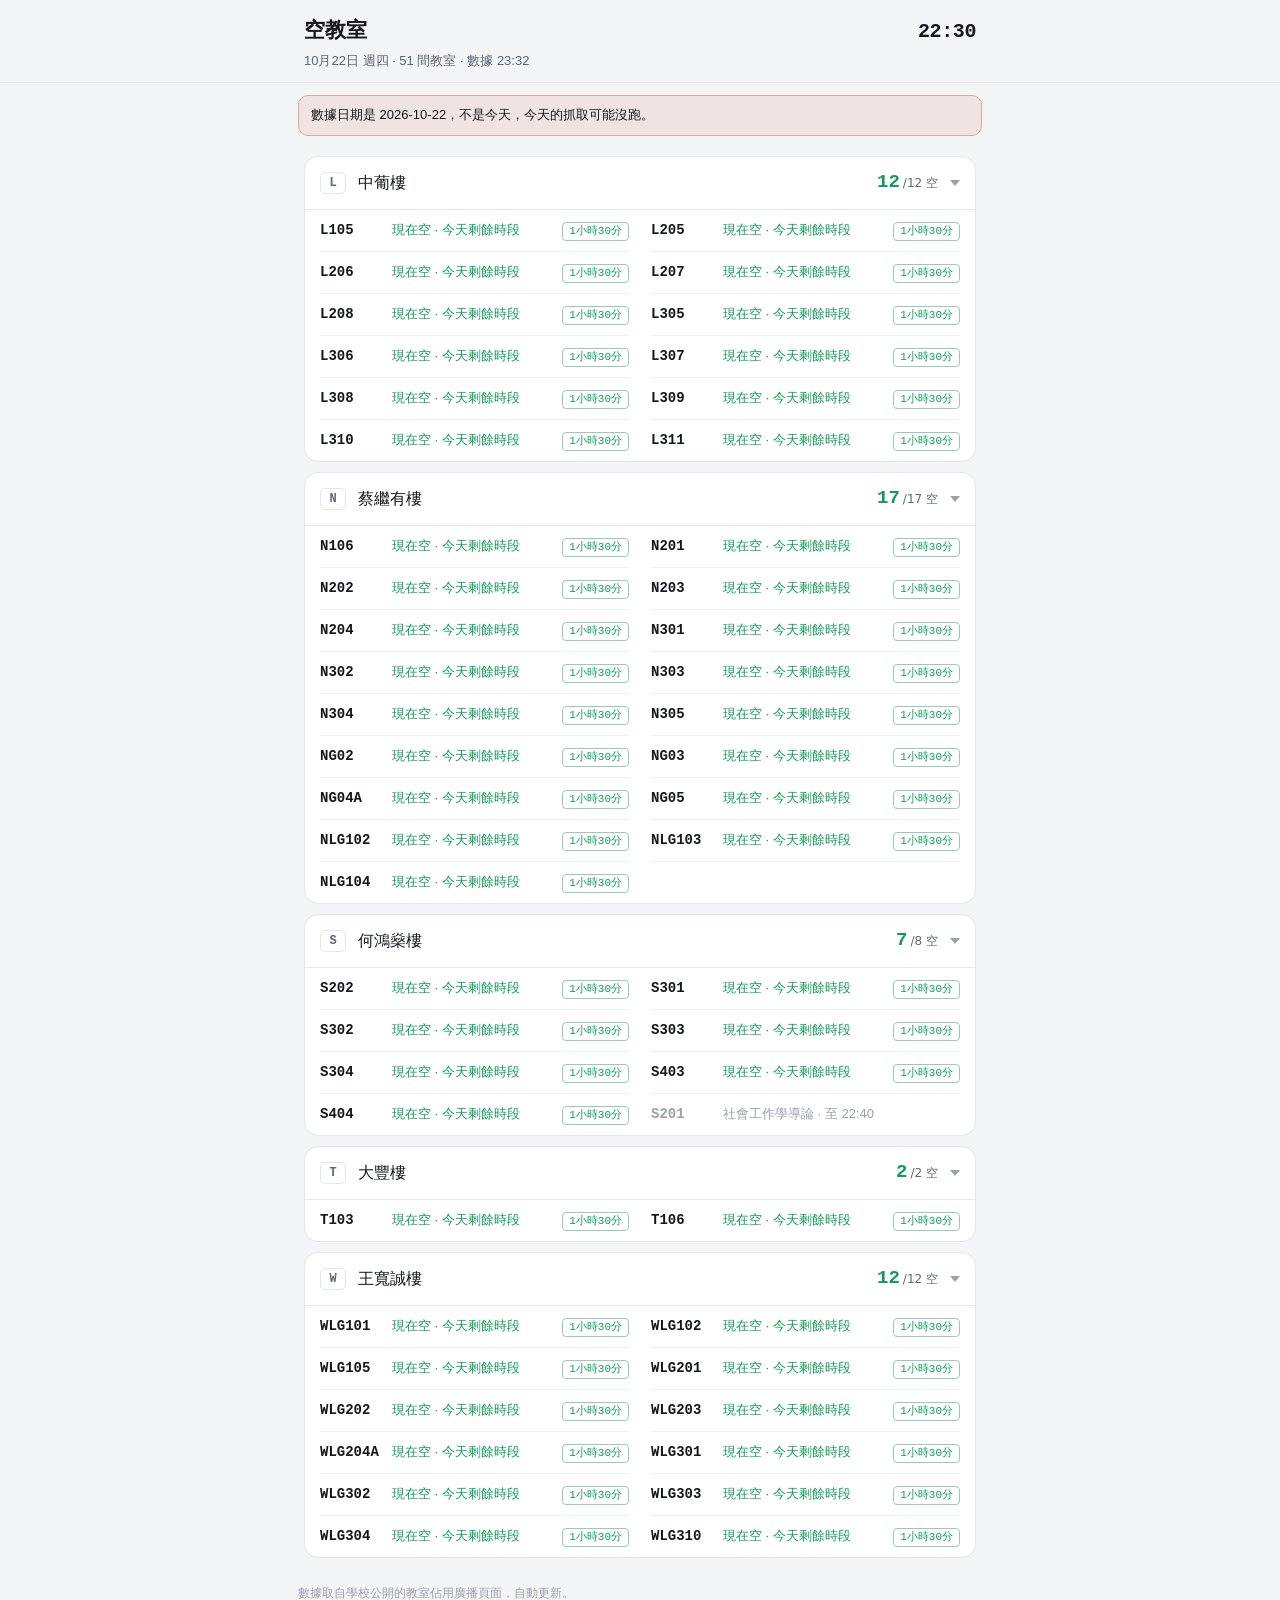
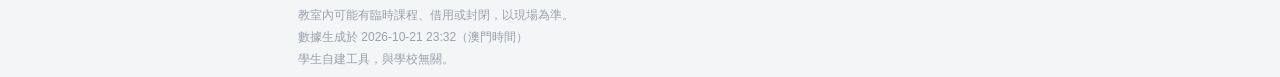
<file: site/index.html>
<!doctype html>
<html lang="zh-Hant">
<head>
<meta charset="utf-8">
<meta name="viewport" content="width=device-width, initial-scale=1, viewport-fit=cover">
<meta name="theme-color" content="#0b0d10">
<meta name="description" content="澳城大氹仔校区空教室查询，手机一屏看完。">
<title>空教室 · 澳城大氹仔</title>
<link rel="stylesheet" href="style.css?v=2">
</head>
<body>

<header class="top">
  <div class="top-row">
    <h1>空教室</h1>
    <span class="clock" id="clock">--:--</span>
  </div>
  <div class="sub" id="meta">載入中…</div>
</header>

<div class="notice" id="notice" hidden></div>

<main id="list" aria-live="polite"></main>

<footer>
  <p>數據取自學校公開的教室佔用廣播頁面，自動更新。</p>
  <p>教室內可能有臨時課程、借用或封閉，以現場為準。</p>
  <p class="dim" id="stamp"></p>
  <p class="dim">學生自建工具，與學校無關。</p>
</footer>

<script src="app.js?v=2"></script>
</body>
</html>
</file>
<file: site/style.css>
:root {
  --bg: #0b0d10;
  --card: #14171c;
  --card-hi: #1a1e25;
  --line: #232830;
  --text: #e9ecf1;
  --muted: #868e9c;
  --dim: #5b626e;
  --free: #3ddc84;
  --free-dim: #1e6b43;
  --busy: #f0865a;
  --radius: 14px;
  --mono: ui-monospace, "SF Mono", SFMono-Regular, Menlo, Consolas, monospace;
}

@media (prefers-color-scheme: light) {
  :root {
    --bg: #f4f5f7;
    --card: #ffffff;
    --card-hi: #f7f8fa;
    --line: #e3e6eb;
    --text: #14171c;
    --muted: #5f6673;
    --dim: #9aa1ad;
    --free: #0f9d58;
    --free-dim: #8fd3ae;
    --busy: #c2542a;
  }
}

* { box-sizing: border-box; }

html { -webkit-text-size-adjust: 100%; }

body {
  margin: 0;
  padding: 0 0 env(safe-area-inset-bottom);
  background: var(--bg);
  color: var(--text);
  font: 16px/1.5 -apple-system, BlinkMacSystemFont, "Segoe UI", "PingFang TC",
        "Hiragino Sans", "Microsoft JhengHei", sans-serif;
  -webkit-font-smoothing: antialiased;
}

/* ---------- 顶部 ---------- */

.top {
  position: sticky;
  top: 0;
  z-index: 10;
  padding: calc(env(safe-area-inset-top) + 14px) 18px 12px;
  background: color-mix(in srgb, var(--bg) 88%, transparent);
  backdrop-filter: blur(14px);
  border-bottom: 1px solid var(--line);
}

.top-row {
  display: flex;
  align-items: baseline;
  justify-content: space-between;
  gap: 12px;
}

h1 {
  margin: 0;
  font-size: 21px;
  font-weight: 650;
  letter-spacing: -0.01em;
}

.clock {
  font: 600 20px/1 var(--mono);
  font-variant-numeric: tabular-nums;
  letter-spacing: -0.02em;
}

.sub {
  margin-top: 5px;
  font-size: 13px;
  color: var(--muted);
  font-variant-numeric: tabular-nums;
}

/* ---------- 提示条 ---------- */

.notice {
  margin: 12px 18px 0;
  padding: 10px 12px;
  border-radius: 10px;
  border: 1px solid color-mix(in srgb, var(--busy) 40%, var(--line));
  background: color-mix(in srgb, var(--busy) 10%, transparent);
  color: var(--text);
  font-size: 13px;
  line-height: 1.45;
}

.notice.holiday {
  border-color: color-mix(in srgb, var(--free) 40%, var(--line));
  background: color-mix(in srgb, var(--free) 8%, transparent);
}

/* ---------- 楼栋卡片 ---------- */

main {
  padding: 14px 18px 8px;
  display: flex;
  flex-direction: column;
  gap: 10px;
}

.bld {
  border: 1px solid var(--line);
  border-radius: var(--radius);
  background: var(--card);
  overflow: hidden;
}

.bld-head {
  width: 100%;
  display: flex;
  align-items: center;
  gap: 12px;
  padding: 14px 15px;
  background: none;
  border: 0;
  color: inherit;
  font: inherit;
  text-align: left;
  cursor: pointer;
  -webkit-tap-highlight-color: transparent;
}

.bld-head:active { background: var(--card-hi); }

.code {
  font: 600 12px/1 var(--mono);
  color: var(--muted);
  border: 1px solid var(--line);
  border-radius: 5px;
  padding: 4px 6px;
  min-width: 26px;
  text-align: center;
}

.bld-name {
  flex: 1;
  font-size: 16px;
  font-weight: 550;
}

.free-count {
  font: 650 19px/1 var(--mono);
  font-variant-numeric: tabular-nums;
  color: var(--free);
}

.free-count .unit {
  font: 400 12px/1 system-ui, sans-serif;
  color: var(--muted);
  margin-left: 3px;
}

.chev {
  width: 0;
  height: 0;
  border-left: 5px solid transparent;
  border-right: 5px solid transparent;
  border-top: 6px solid var(--dim);
  transition: transform .18s ease;
}

.bld.open .chev { transform: rotate(180deg); }

/* ---------- 教室列表 ---------- */

.rooms {
  list-style: none;
  margin: 0;
  padding: 0 15px;
  border-top: 1px solid var(--line);
  display: none;
}

.bld.open .rooms { display: block; }

.room {
  display: flex;
  align-items: baseline;
  gap: 10px;
  padding: 10px 0;
  border-bottom: 1px solid color-mix(in srgb, var(--line) 60%, transparent);
  font-size: 14px;
}

.room:last-child { border-bottom: 0; }

.room .rn {
  font: 600 14px/1.3 var(--mono);
  min-width: 62px;
  color: var(--text);
}

.room .rs {
  flex: 1;
  color: var(--muted);
  font-size: 13px;
  overflow: hidden;
  text-overflow: ellipsis;
  white-space: nowrap;
}

.room.is-free .rs { color: var(--free); }
.room.is-free .rs b { font-weight: 600; }

.room.is-busy .rn { color: var(--dim); }
.room.is-busy .rs { color: var(--dim); }

.room .tag {
  font: 500 11px/1 var(--mono);
  padding: 3px 6px;
  border-radius: 4px;
  border: 1px solid color-mix(in srgb, var(--free) 35%, var(--line));
  color: var(--free);
  white-space: nowrap;
}

.room.is-busy .tag {
  border-color: var(--line);
  color: var(--dim);
}

.empty-line {
  padding: 12px 0;
  font-size: 13px;
  color: var(--dim);
}

/* ---------- 页脚 ---------- */

footer {
  padding: 18px 18px 30px;
  font-size: 12px;
  line-height: 1.6;
  color: var(--dim);
}

footer p { margin: 0 0 3px; }
footer .dim { color: var(--dim); font-variant-numeric: tabular-nums; }

/* ---------- 宽屏 ---------- */

@media (min-width: 720px) {
  main {
    max-width: 720px;
    margin: 0 auto;
    padding: 20px 24px 8px;
  }
  .top { padding-left: max(18px, calc(50vw - 336px)); padding-right: max(18px, calc(50vw - 336px)); }
  footer { max-width: 720px; margin: 0 auto; }
  .notice { max-width: 684px; margin-left: auto; margin-right: auto; }
  .rooms {
    display: grid;
    grid-template-columns: 1fr 1fr;
    column-gap: 22px;
  }
  .bld.open .rooms { display: grid; }
  .room:nth-last-child(2):nth-child(odd),
  .room:nth-last-child(1):nth-child(even) { border-bottom: 0; }
}
</file>
